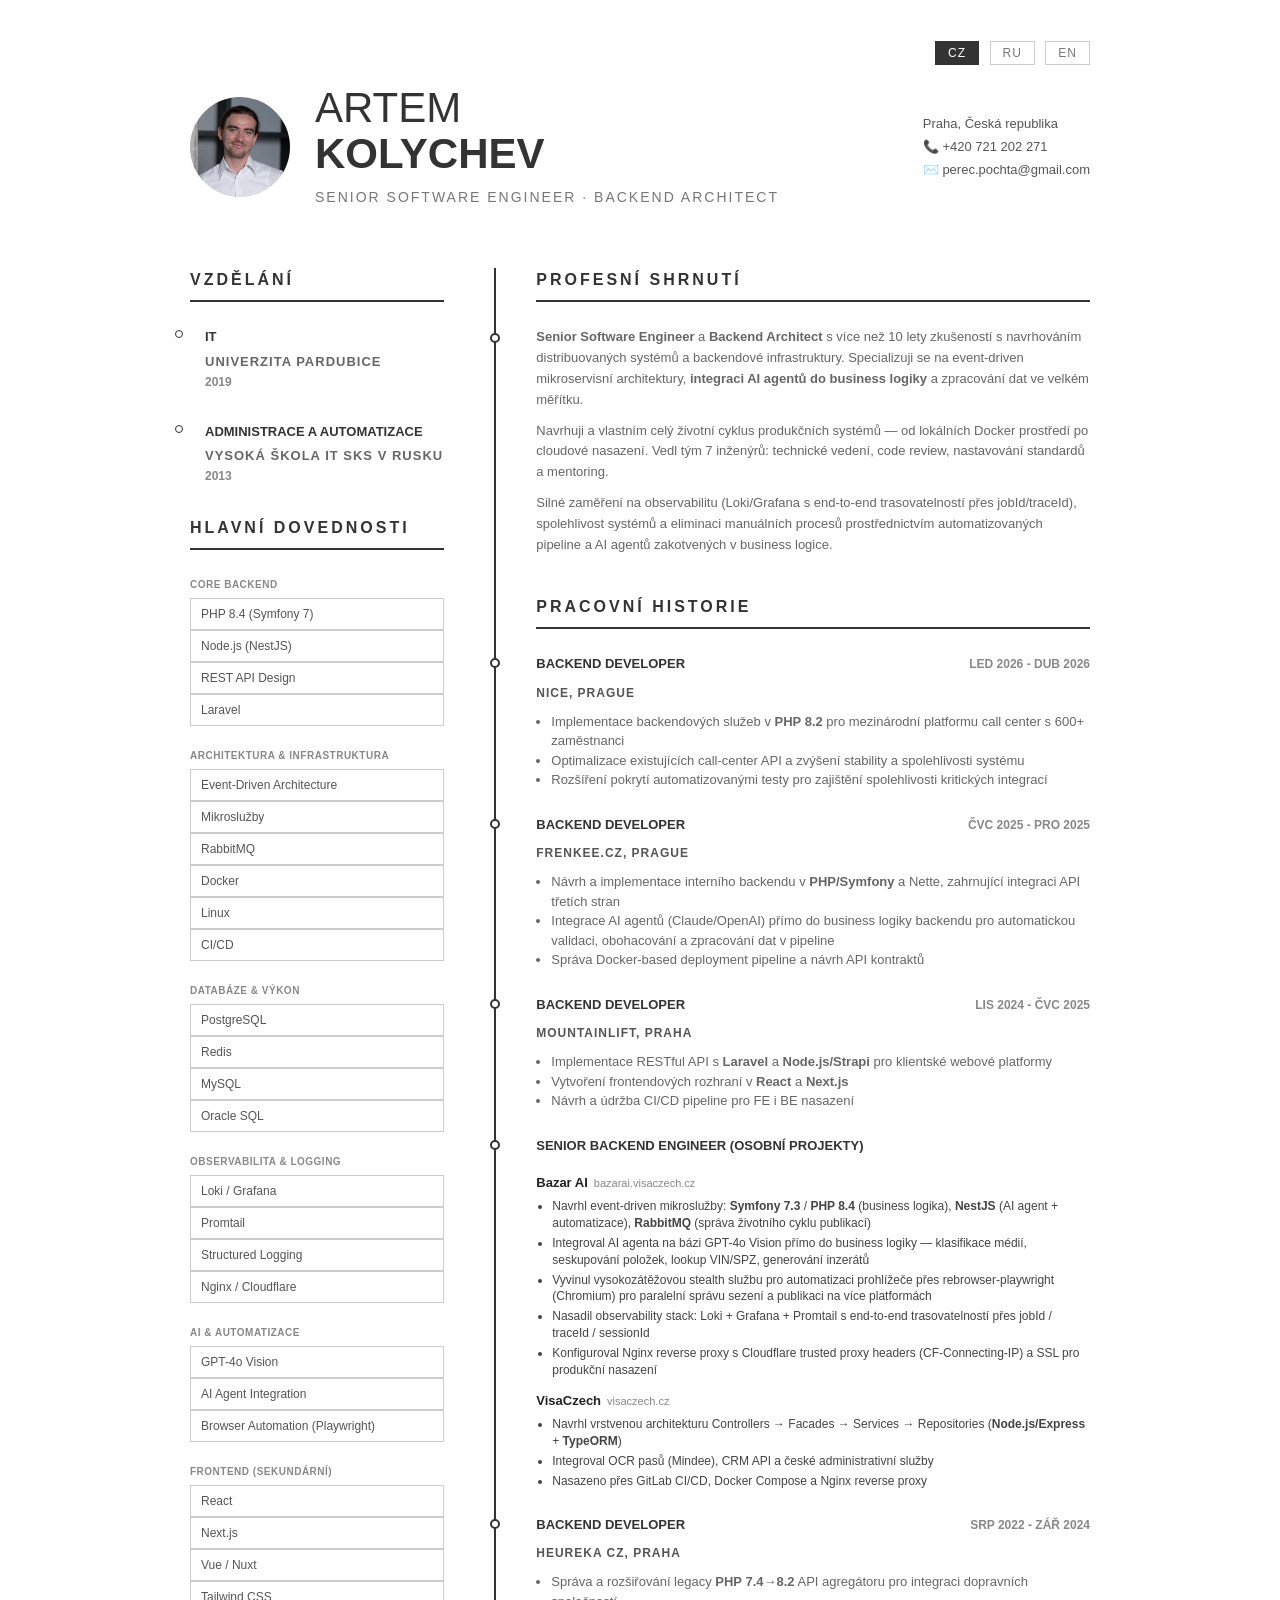
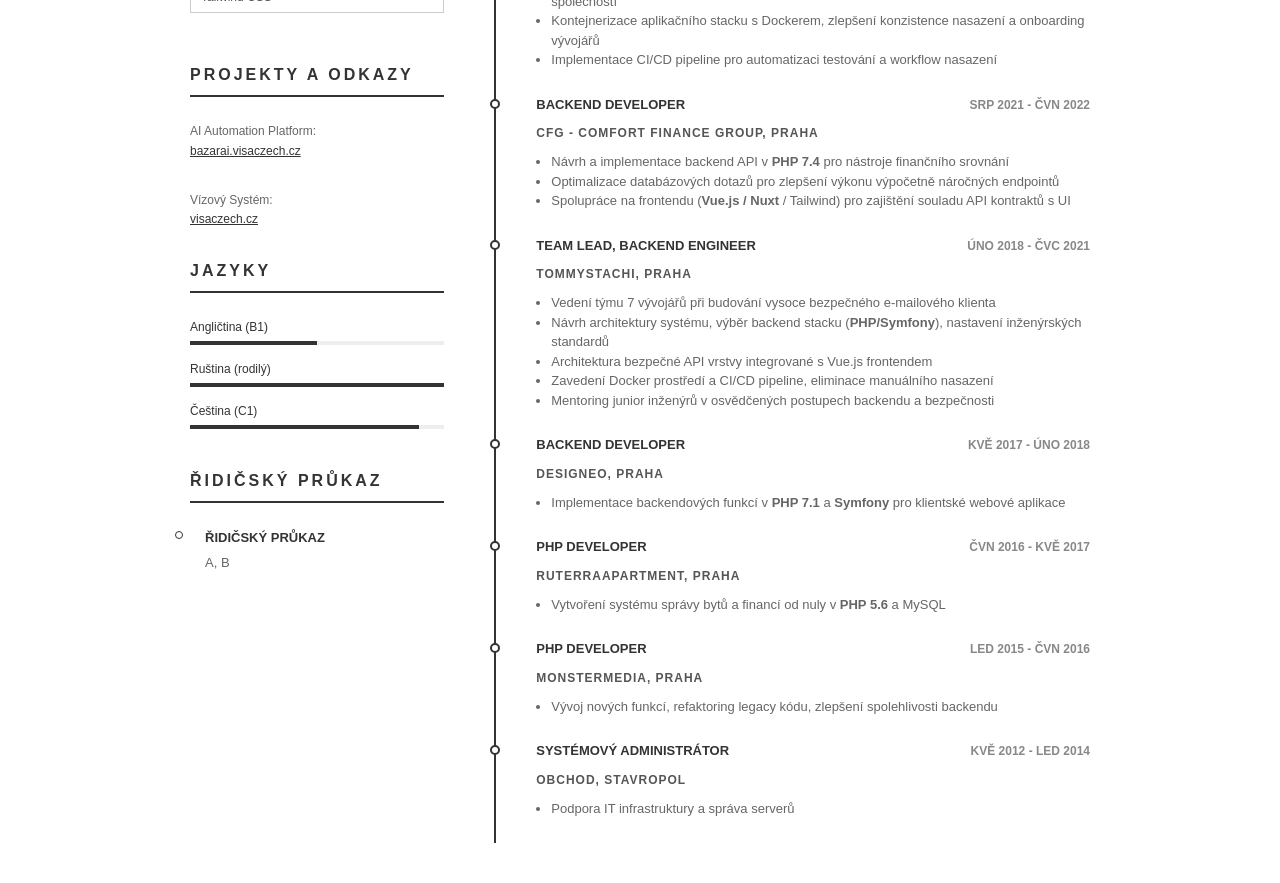
<file: index.html>
<!DOCTYPE html>
<html lang="cs">
<head>
    <meta charset="UTF-8">
    <meta name="viewport" content="width=device-width, initial-scale=1.0">
    <title>Artem Kolychev - Životopis</title>
    <link rel="stylesheet" href="styles.css">
</head>
<body>

<div class="resume">

    <!-- Language switcher -->
    <div class="lang-switcher">
        <button class="lang-btn" data-lang="cs">CZ</button>
        <button class="lang-btn" data-lang="ru">RU</button>
        <button class="lang-btn" data-lang="en">EN</button>
    </div>

    <!-- Header -->
    <div class="header">
        <div class="header-left">
            <div class="photo-placeholder">
                <img src="photo.png" alt="Artem Kolychev">
            </div>
            <div class="name-title">
                <h1>ARTEM<br><strong>KOLYCHEV</strong></h1>
                <p id="job-title"></p>
            </div>
        </div>
        <div class="contact-info">
            <span id="contact-location"></span>
            <span>📞 +420 721 202 271</span>
            <span>✉️ perec.pochta@gmail.com</span>
        </div>
    </div>

    <div class="content">

        <!-- Left column -->
        <div class="left-col">

            <h2 id="h-education"></h2>
            <div id="education-list"></div>

            <h2 id="h-skills"></h2>
            <div class="skills" id="skills-list"></div>

            <h2 id="h-links" class="mt-40"></h2>
            <div id="links-list"></div>

            <h2 id="h-languages"></h2>
            <div id="language-bars"></div>

            <h2 id="h-license" class="mt-40"></h2>
            <div class="section-item" style="padding-left:15px;">
                <div class="bullet-point"></div>
                <h3 id="license-label" style="margin-bottom:2px;"></h3>
                <span id="license-value" style="font-size:13px; color:#666;"></span>
            </div>

        </div>

        <!-- Right column -->
        <div class="right-col">

            <h2 id="h-summary"></h2>
            <div class="section-item">
                <div class="bullet-point" style="top:6px;"></div>
                <div id="summary-text"></div>
            </div>

            <h2 id="h-experience" class="mt-40"></h2>
            <div id="experience-list"></div>

        </div>
    </div>
</div>

<script src="data.js"></script>
<script src="app.js"></script>
</body>
</html>
</file>
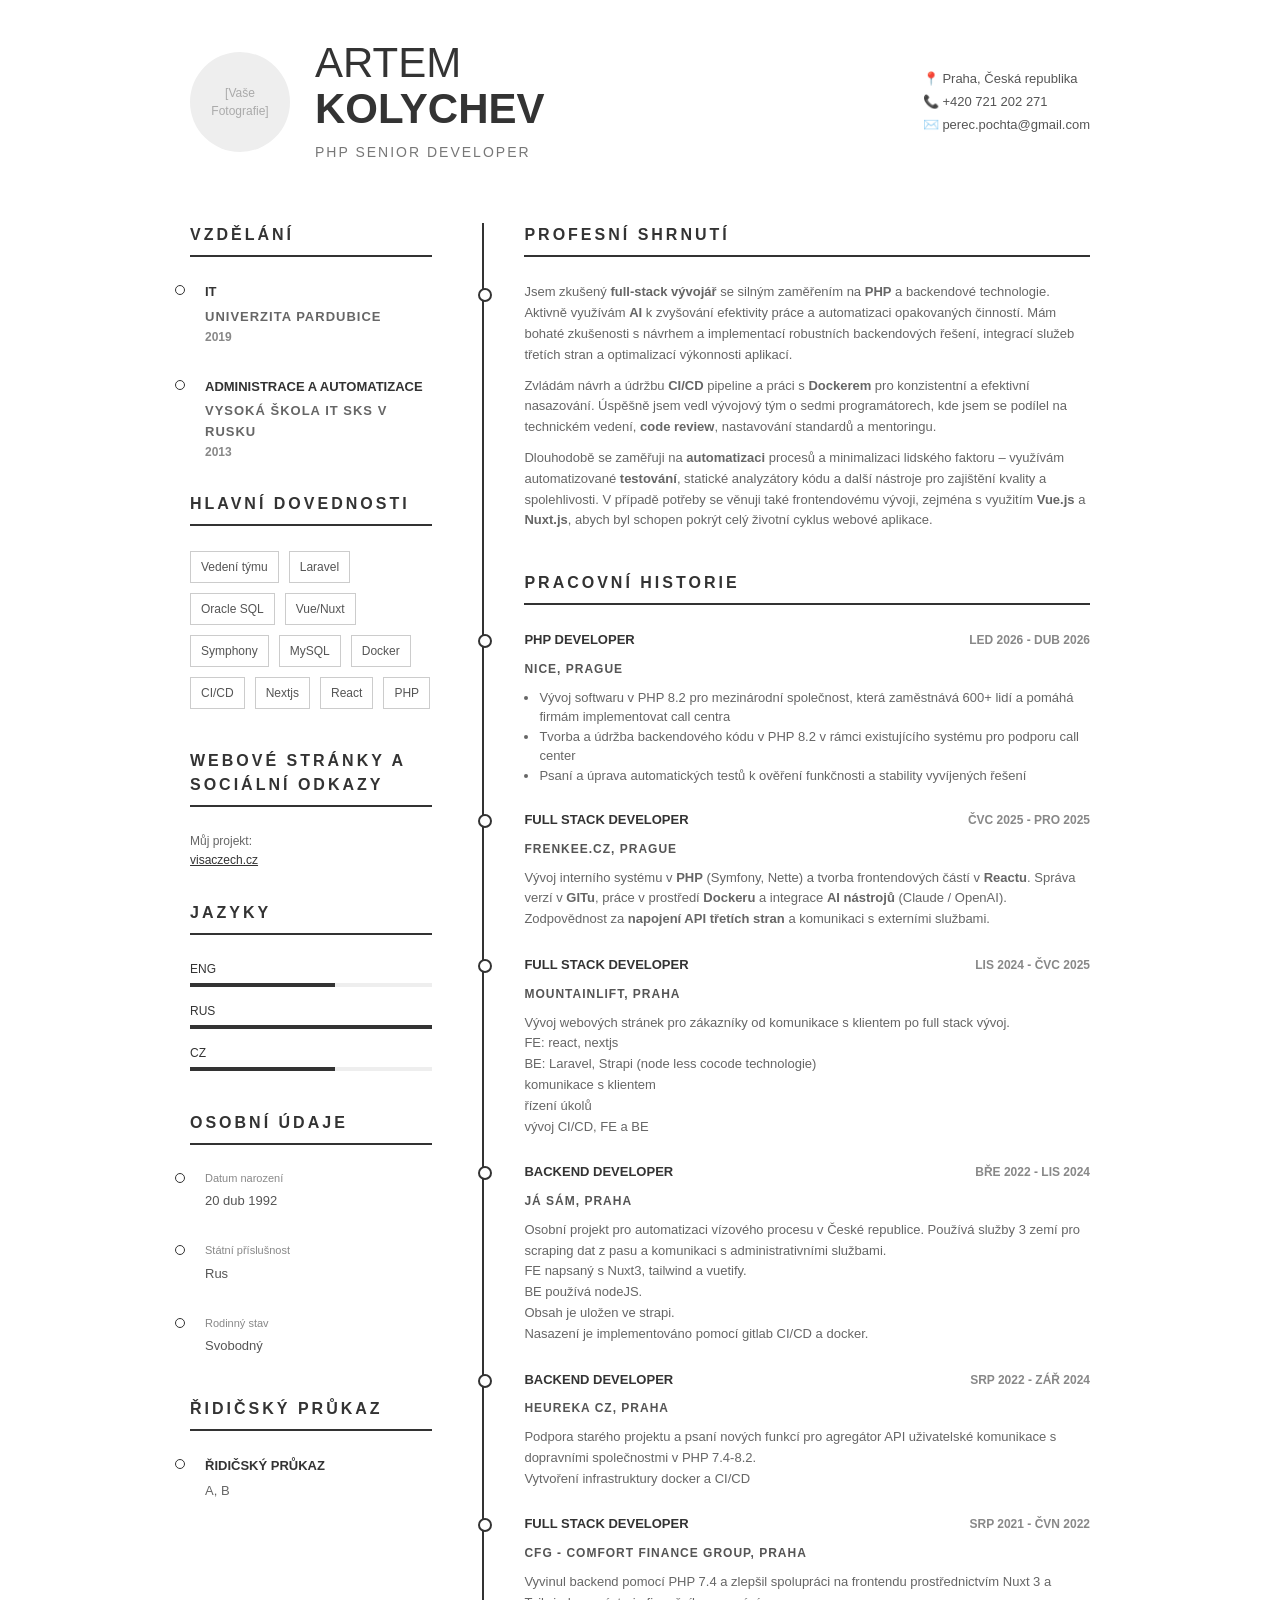
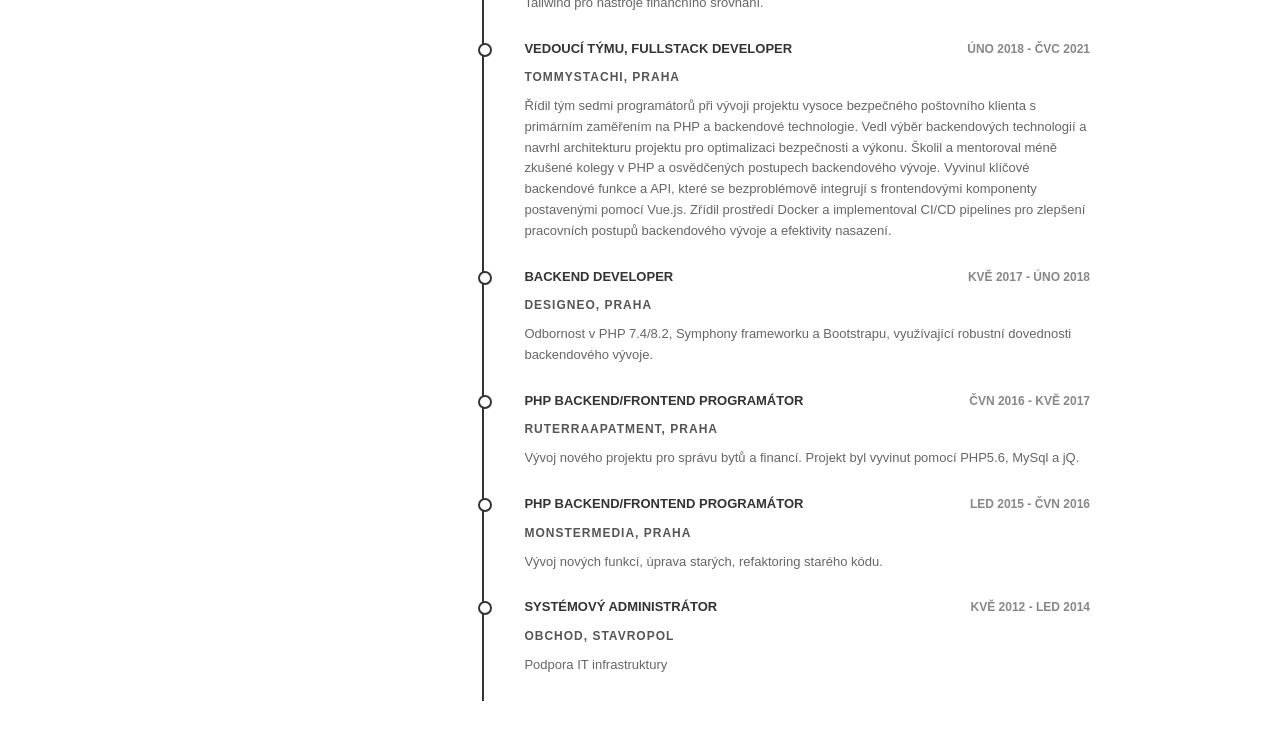
<file: KolychevArtemCZ.html>
<!DOCTYPE html>
<html lang="cs">
<head>
    <meta charset="UTF-8">
    <meta name="viewport" content="width=device-width, initial-scale=1.0">
    <title>Artem Kolychev - Životopis</title>
    <style>
        body {
            font-family: 'Segoe UI', Roboto, Helvetica, Arial, sans-serif;
            color: #333;
            line-height: 1.5;
            background: #fff;
            margin: 0;
            padding: 40px 20px;
        }
        .resume {
            max-width: 900px;
            margin: auto;
            background: #fff;
        }
        .header {
            display: flex;
            justify-content: space-between;
            align-items: center;
            padding-bottom: 30px;
            margin-bottom: 30px;
        }
        .header-left {
            display: flex;
            align-items: center;
            gap: 25px;
        }
        .photo-placeholder {
            width: 100px;
            height: 100px;
            border-radius: 50%;
            background-color: #eee;
            display: flex;
            align-items: center;
            justify-content: center;
            color: #aaa;
            font-size: 12px;
            text-align: center;
            overflow: hidden;
        }
        .name-title h1 {
            font-size: 42px;
            margin: 0;
            font-weight: 300;
            line-height: 1.1;
        }
        .name-title h1 strong {
            font-weight: 700;
        }
        .name-title p {
            font-size: 14px;
            color: #777;
            letter-spacing: 2px;
            margin: 10px 0 0;
            text-transform: uppercase;
        }
        .contact-info {
            text-align: left;
            font-size: 13px;
            color: #555;
            line-height: 1.8;
        }
        .contact-info span {
            display: flex;
            align-items: center;
            gap: 10px;
        }
        .content {
            display: flex;
            gap: 50px;
        }
        .left-col {
            width: 30%;
        }
        .right-col {
            width: 70%;
            border-left: 2px solid #333;
            padding-left: 40px;
        }
        h2 {
            font-size: 16px;
            letter-spacing: 3px;
            text-transform: uppercase;
            border-bottom: 2px solid #333;
            padding-bottom: 8px;
            margin-bottom: 25px;
            margin-top: 0;
        }
        .section-item {
            margin-bottom: 25px;
            position: relative;
        }
        .left-col .section-item {
            margin-bottom: 30px;
        }
        .section-item h3 {
            font-size: 13px;
            margin: 0 0 5px;
            text-transform: uppercase;
            font-weight: 700;
        }
        .section-item .date {
            font-size: 12px;
            color: #888;
            font-weight: 600;
            text-transform: uppercase;
        }
        .timeline-header {
            display: flex;
            justify-content: space-between;
            align-items: baseline;
            margin-bottom: 5px;
        }
        .company {
            font-size: 12px;
            font-weight: 600;
            color: #555;
            text-transform: uppercase;
            letter-spacing: 1px;
            margin-bottom: 10px;
        }
        .section-item p {
            font-size: 13px;
            margin: 0;
            color: #666;
            line-height: 1.6;
        }
        .section-item ul {
            padding-left: 15px;
            margin-top: 5px;
            margin-bottom: 0;
            font-size: 13px;
            color: #666;
        }
        .skills {
            display: flex;
            flex-wrap: wrap;
            gap: 10px;
        }
        .skill-tag {
            border: 1px solid #ccc;
            padding: 6px 10px;
            font-size: 12px;
            color: #555;
        }
        .language-bar {
            margin-bottom: 15px;
        }
        .language-name {
            font-size: 12px;
            margin-bottom: 5px;
            text-transform: uppercase;
        }
        .bar-bg {
            height: 4px;
            background-color: #eee;
            width: 100%;
        }
        .bar-fill {
            height: 100%;
            background-color: #333;
        }
        .personal-detail {
            margin-bottom: 15px;
        }
        .personal-detail label {
            display: block;
            font-size: 11px;
            color: #888;
            margin-bottom: 2px;
        }
        .personal-detail span {
            font-size: 13px;
            color: #555;
        }
        .bullet-point {
            position: absolute;
            left: -46px;
            top: 4px;
            width: 10px;
            height: 10px;
            border-radius: 50%;
            border: 2px solid #333;
            background: #fff;
        }
        .left-col .bullet-point {
            left: -15px;
            border-width: 1px;
            width: 8px;
            height: 8px;
            top: 3px;
        }
    </style>
</head>
<body>

<div class="resume">
    <div class="header">
        <div class="header-left">
            <div class="photo-placeholder">
                [Vaše<br>Fotografie]
            </div>
            <div class="name-title">
                <h1>ARTEM<br><strong>KOLYCHEV</strong></h1>
                <p>PHP Senior Developer</p>
            </div>
        </div>
        <div class="contact-info">
            <span>📍 Praha, Česká republika</span>
            <span>📞 +420 721 202 271</span>
            <span>✉️ perec.pochta@gmail.com</span>
        </div>
    </div>

    <div class="content">
        <div class="left-col">
            <h2>Vzdělání</h2>
            <div class="section-item" style="padding-left: 15px;">
                <div class="bullet-point"></div>
                <h3>IT</h3>
                <p class="company">UNIVERZITA PARDUBICE</p>
                <p class="date">2019</p>
            </div>
            <div class="section-item" style="padding-left: 15px;">
                <div class="bullet-point"></div>
                <h3>ADMINISTRACE A AUTOMATIZACE</h3>
                <p class="company">VYSOKÁ ŠKOLA IT SKS V RUSKU</p>
                <p class="date">2013</p>
            </div>

            <h2>Hlavní Dovednosti</h2>
            <div class="skills">
                <div class="skill-tag">Vedení týmu</div>
                <div class="skill-tag">Laravel</div>
                <div class="skill-tag">Oracle SQL</div>
                <div class="skill-tag">Vue/Nuxt</div>
                <div class="skill-tag">Symphony</div>
                <div class="skill-tag">MySQL</div>
                <div class="skill-tag">Docker</div>
                <div class="skill-tag">CI/CD</div>
                <div class="skill-tag">Nextjs</div>
                <div class="skill-tag">React</div>
                <div class="skill-tag">PHP</div>
            </div>

            <h2 style="margin-top: 40px;">Webové Stránky a Sociální Odkazy</h2>
            <div class="section-item">
                <p style="font-size: 12px;">Můj projekt:<br><a href="http://visaczech.cz" style="color:#333;">visaczech.cz</a></p>
            </div>

            <h2>Jazyky</h2>
            <div class="language-bar">
                <div class="language-name">ENG</div>
                <div class="bar-bg"><div class="bar-fill" style="width: 60%;"></div></div>
            </div>
            <div class="language-bar">
                <div class="language-name">RUS</div>
                <div class="bar-bg"><div class="bar-fill" style="width: 100%;"></div></div>
            </div>
            <div class="language-bar">
                <div class="language-name">CZ</div>
                <div class="bar-bg"><div class="bar-fill" style="width: 60%;"></div></div>
            </div>

            <h2 style="margin-top: 40px;">Osobní Údaje</h2>
            <div class="section-item" style="padding-left: 15px;">
                <div class="bullet-point"></div>
                <div class="personal-detail">
                    <label>Datum narození</label>
                    <span>20 dub 1992</span>
                </div>
            </div>
            <div class="section-item" style="padding-left: 15px;">
                <div class="bullet-point"></div>
                <div class="personal-detail">
                    <label>Státní příslušnost</label>
                    <span>Rus</span>
                </div>
            </div>
            <div class="section-item" style="padding-left: 15px;">
                <div class="bullet-point"></div>
                <div class="personal-detail">
                    <label>Rodinný stav</label>
                    <span>Svobodný</span>
                </div>
            </div>

            <h2 style="margin-top: 40px;">Řidičský Průkaz</h2>
            <div class="section-item" style="padding-left: 15px;">
                <div class="bullet-point"></div>
                <h3 style="margin-bottom: 2px;">ŘIDIČSKÝ PRŮKAZ</h3>
                <span style="font-size: 13px; color: #666;">A, B</span>
            </div>
        </div>

        <div class="right-col">
            <h2>Profesní Shrnutí</h2>
            <div class="section-item">
                <div class="bullet-point" style="top: 6px;"></div>
                <p style="margin-bottom: 10px;">Jsem zkušený <strong>full-stack vývojář</strong> se silným zaměřením na <strong>PHP</strong> a backendové technologie. Aktivně využívám <strong>AI</strong> k zvyšování efektivity práce a automatizaci opakovaných činností. Mám bohaté zkušenosti s návrhem a implementací robustních backendových řešení, integrací služeb třetích stran a optimalizací výkonnosti aplikací.</p>
                <p style="margin-bottom: 10px;">Zvládám návrh a údržbu <strong>CI/CD</strong> pipeline a práci s <strong>Dockerem</strong> pro konzistentní a efektivní nasazování. Úspěšně jsem vedl vývojový tým o sedmi programátorech, kde jsem se podílel na technickém vedení, <strong>code review</strong>, nastavování standardů a mentoringu.</p>
                <p>Dlouhodobě se zaměřuji na <strong>automatizaci</strong> procesů a minimalizaci lidského faktoru – využívám automatizované <strong>testování</strong>, statické analyzátory kódu a další nástroje pro zajištění kvality a spolehlivosti. V případě potřeby se věnuji také frontendovému vývoji, zejména s využitím <strong>Vue.js</strong> a <strong>Nuxt.js</strong>, abych byl schopen pokrýt celý životní cyklus webové aplikace.</p>
            </div>

            <h2 style="margin-top: 40px;">Pracovní Historie</h2>


            <div class="section-item">
                <div class="bullet-point"></div>
                <div class="timeline-header">
                    <h3>PHP DEVELOPER</h3>
                    <span class="date">LED 2026 - DUB 2026</span>
                </div>
                <div class="company">NICE, PRAGUE</div>
                <ul>
                    <li>Vývoj softwaru v PHP 8.2 pro mezinárodní společnost, která zaměstnává 600+ lidí a pomáhá firmám implementovat call centra</li>
                    <li>Tvorba a údržba backendového kódu v PHP 8.2 v rámci existujícího systému pro podporu call center</li>
                    <li>Psaní a úprava automatických testů k ověření funkčnosti a stability vyvíjených řešení</li>
                </ul>
            </div>

            <div class="section-item">
                <div class="bullet-point"></div>
                <div class="timeline-header">
                    <h3>FULL STACK DEVELOPER</h3>
                    <span class="date">ČVC 2025 - PRO 2025</span>
                </div>
                <div class="company">FRENKEE.CZ, PRAGUE</div>
                <p>Vývoj interního systému v <strong>PHP</strong> (Symfony, Nette) a tvorba frontendových částí v <strong>Reactu</strong>. Správa verzí v <strong>GITu</strong>, práce v prostředí <strong>Dockeru</strong> a integrace <strong>AI nástrojů</strong> (Claude / OpenAI). Zodpovědnost za <strong>napojení API třetích stran</strong> a komunikaci s externími službami.</p>
            </div>

            <div class="section-item">
                <div class="bullet-point"></div>
                <div class="timeline-header">
                    <h3>FULL STACK DEVELOPER</h3>
                    <span class="date">LIS 2024 - ČVC 2025</span>
                </div>
                <div class="company">MOUNTAINLIFT, PRAHA</div>
                <p>Vývoj webových stránek pro zákazníky od komunikace s klientem po full stack vývoj.<br>
                    FE: react, nextjs<br>
                    BE: Laravel, Strapi (node less cocode technologie)<br>
                    komunikace s klientem<br>
                    řízení úkolů<br>
                    vývoj CI/CD, FE a BE</p>
            </div>

            <div class="section-item">
                <div class="bullet-point"></div>
                <div class="timeline-header">
                    <h3>BACKEND DEVELOPER</h3>
                    <span class="date">BŘE 2022 - LIS 2024</span>
                </div>
                <div class="company">JÁ SÁM, PRAHA</div>
                <p>Osobní projekt pro automatizaci vízového procesu v České republice. Používá služby 3 zemí pro scraping dat z pasu a komunikaci s administrativními službami.<br>
                    FE napsaný s Nuxt3, tailwind a vuetify.<br>
                    BE používá nodeJS.<br>
                    Obsah je uložen ve strapi.<br>
                    Nasazení je implementováno pomocí gitlab CI/CD a docker.</p>
            </div>

            <div class="section-item">
                <div class="bullet-point"></div>
                <div class="timeline-header">
                    <h3>BACKEND DEVELOPER</h3>
                    <span class="date">SRP 2022 - ZÁŘ 2024</span>
                </div>
                <div class="company">HEUREKA CZ, PRAHA</div>
                <p>Podpora starého projektu a psaní nových funkcí pro agregátor API uživatelské komunikace s dopravními společnostmi v PHP 7.4-8.2.<br>
                    Vytvoření infrastruktury docker a CI/CD</p>
            </div>

            <div class="section-item">
                <div class="bullet-point"></div>
                <div class="timeline-header">
                    <h3>FULL STACK DEVELOPER</h3>
                    <span class="date">SRP 2021 - ČVN 2022</span>
                </div>
                <div class="company">CFG - COMFORT FINANCE GROUP, PRAHA</div>
                <p>Vyvinul backend pomocí PHP 7.4 a zlepšil spolupráci na frontendu prostřednictvím Nuxt 3 a Tailwind pro nástroje finančního srovnání.</p>
            </div>

            <div class="section-item">
                <div class="bullet-point"></div>
                <div class="timeline-header">
                    <h3>VEDOUCÍ TÝMU, FULLSTACK DEVELOPER</h3>
                    <span class="date">ÚNO 2018 - ČVC 2021</span>
                </div>
                <div class="company">TOMMYSTACHI, PRAHA</div>
                <p>Řídil tým sedmi programátorů při vývoji projektu vysoce bezpečného poštovního klienta s primárním zaměřením na PHP a backendové technologie. Vedl výběr backendových technologií a navrhl architekturu projektu pro optimalizaci bezpečnosti a výkonu. Školil a mentoroval méně zkušené kolegy v PHP a osvědčených postupech backendového vývoje. Vyvinul klíčové backendové funkce a API, které se bezproblémově integrují s frontendovými komponenty postavenými pomocí Vue.js. Zřídil prostředí Docker a implementoval CI/CD pipelines pro zlepšení pracovních postupů backendového vývoje a efektivity nasazení.</p>
            </div>

            <div class="section-item">
                <div class="bullet-point"></div>
                <div class="timeline-header">
                    <h3>BACKEND DEVELOPER</h3>
                    <span class="date">KVĚ 2017 - ÚNO 2018</span>
                </div>
                <div class="company">DESIGNEO, PRAHA</div>
                <p>Odbornost v PHP 7.4/8.2, Symphony frameworku a Bootstrapu, využívající robustní dovednosti backendového vývoje.</p>
            </div>

            <div class="section-item">
                <div class="bullet-point"></div>
                <div class="timeline-header">
                    <h3>PHP BACKEND/FRONTEND PROGRAMÁTOR</h3>
                    <span class="date">ČVN 2016 - KVĚ 2017</span>
                </div>
                <div class="company">RUTERRAAPATMENT, PRAHA</div>
                <p>Vývoj nového projektu pro správu bytů a financí. Projekt byl vyvinut pomocí PHP5.6, MySql a jQ.</p>
            </div>

            <div class="section-item">
                <div class="bullet-point"></div>
                <div class="timeline-header">
                    <h3>PHP BACKEND/FRONTEND PROGRAMÁTOR</h3>
                    <span class="date">LED 2015 - ČVN 2016</span>
                </div>
                <div class="company">MONSTERMEDIA, PRAHA</div>
                <p>Vývoj nových funkcí, úprava starých, refaktoring starého kódu.</p>
            </div>

            <div class="section-item">
                <div class="bullet-point"></div>
                <div class="timeline-header">
                    <h3>SYSTÉMOVÝ ADMINISTRÁTOR</h3>
                    <span class="date">KVĚ 2012 - LED 2014</span>
                </div>
                <div class="company">OBCHOD, STAVROPOL</div>
                <p>Podpora IT infrastruktury</p>
            </div>

        </div>
    </div>
</div>

</body>
</html>
</file>
<file: styles.css>
*, *::before, *::after {
    box-sizing: border-box;
}

body {
    font-family: 'Segoe UI', Roboto, Helvetica, Arial, sans-serif;
    color: #333;
    line-height: 1.5;
    background: #fff;
    margin: 0;
    padding: 40px 20px;
}

.resume {
    max-width: 900px;
    margin: auto;
    background: #fff;
}

/* Language switcher */
.lang-switcher {
    text-align: right;
    margin-bottom: 20px;
}

.lang-btn {
    background: none;
    border: 1px solid #ccc;
    padding: 4px 12px;
    font-size: 12px;
    letter-spacing: 1px;
    text-transform: uppercase;
    cursor: pointer;
    color: #777;
    margin-left: 6px;
    transition: all 0.2s;
}

.lang-btn:hover {
    border-color: #333;
    color: #333;
}

.lang-btn.active {
    background: #333;
    border-color: #333;
    color: #fff;
}

/* Header */
.header {
    display: flex;
    justify-content: space-between;
    align-items: center;
    padding-bottom: 30px;
    margin-bottom: 30px;
}

.header-left {
    display: flex;
    align-items: center;
    gap: 25px;
}

.photo-placeholder {
    width: 100px;
    height: 100px;
    border-radius: 50%;
    background-color: #eee;
    display: flex;
    align-items: center;
    justify-content: center;
    color: #aaa;
    font-size: 12px;
    text-align: center;
    overflow: hidden;
    flex-shrink: 0;
}

.photo-placeholder img {
    height: 100%;
    object-fit: cover;
    display: block;
    transform: scale(2.8);
    margin-top: 125px;
}

.name-title h1 {
    font-size: 42px;
    margin: 0;
    font-weight: 300;
    line-height: 1.1;
}

.name-title h1 strong {
    font-weight: 700;
}

.name-title p {
    font-size: 14px;
    color: #777;
    letter-spacing: 2px;
    margin: 10px 0 0;
    text-transform: uppercase;
}

.contact-info {
    text-align: left;
    font-size: 13px;
    color: #555;
    line-height: 1.8;
}

.contact-info span {
    display: flex;
    align-items: center;
    gap: 10px;
}

/* Layout */
.content {
    display: flex;
    gap: 50px;
}

.left-col {
    width: 30%;
}

.right-col {
    width: 70%;
    border-left: 2px solid #333;
    padding-left: 40px;
}

/* Section headings */
h2 {
    font-size: 16px;
    letter-spacing: 3px;
    text-transform: uppercase;
    border-bottom: 2px solid #333;
    padding-bottom: 8px;
    margin-bottom: 25px;
    margin-top: 0;
}

/* Section items */
.section-item {
    margin-bottom: 25px;
    position: relative;
}

.left-col .section-item {
    margin-bottom: 30px;
}

.section-item h3 {
    font-size: 13px;
    margin: 0 0 5px;
    text-transform: uppercase;
    font-weight: 700;
}

.section-item .date {
    font-size: 12px;
    color: #888;
    font-weight: 600;
    text-transform: uppercase;
}

.timeline-header {
    display: flex;
    justify-content: space-between;
    align-items: baseline;
    margin-bottom: 5px;
}

.company {
    font-size: 12px;
    font-weight: 600;
    color: #555;
    text-transform: uppercase;
    letter-spacing: 1px;
    margin-bottom: 10px;
}

.section-item p {
    font-size: 13px;
    margin: 0;
    color: #666;
    line-height: 1.6;
}

.section-item ul {
    padding-left: 15px;
    margin-top: 5px;
    margin-bottom: 0;
    font-size: 13px;
    color: #666;
}

/* Skills */
.skills {
    display: flex;
    flex-wrap: wrap;
    gap: 10px;
}

.skill-tag {
    border: 1px solid #ccc;
    padding: 6px 10px;
    font-size: 12px;
    color: #555;
}

.skill-group {
    width: 100%;
    margin-bottom: 10px;
}

.skill-category {
    font-size: 10px;
    font-weight: 700;
    text-transform: uppercase;
    letter-spacing: 0.5px;
    color: #888;
    margin-bottom: 6px;
    margin-top: 2px;
}

/* Language bars */
.language-bar {
    margin-bottom: 15px;
}

.language-name {
    font-size: 12px;
    margin-bottom: 5px;
    text-transform: none;
    letter-spacing: 0;
}

.bar-bg {
    height: 4px;
    background-color: #eee;
    width: 100%;
}

.bar-fill {
    height: 100%;
    background-color: #333;
}

/* Personal details */
.personal-detail {
    margin-bottom: 15px;
}

.personal-detail label {
    display: block;
    font-size: 11px;
    color: #888;
    margin-bottom: 2px;
}

.personal-detail span {
    font-size: 13px;
    color: #555;
}

/* Timeline bullet points */
.bullet-point {
    position: absolute;
    left: -46px;
    top: 4px;
    width: 10px;
    height: 10px;
    border-radius: 50%;
    border: 2px solid #333;
    background: #fff;
}

.left-col .bullet-point {
    left: -15px;
    border-width: 1px;
    width: 8px;
    height: 8px;
    top: 3px;
}

/* Spacing helpers */
.mt-40 {
    margin-top: 40px;
}

/* ─── Tablet (≤ 768px) ─────────────────────────────────────────── */
@media (max-width: 768px) {
    body {
        padding: 24px 16px;
    }

    .header {
        flex-direction: column;
        align-items: flex-start;
        gap: 20px;
        padding-bottom: 24px;
        margin-bottom: 24px;
    }

    .content {
        flex-direction: column;
        gap: 0;
    }

    .left-col {
        width: 100%;
    }

    .right-col {
        width: 100%;
        border-left: none;
        border-top: 2px solid #333;
        padding-left: 0;
        padding-top: 32px;
        margin-top: 8px;
    }

    /* Bullets in right col rely on left border — hide on mobile */
    .right-col .bullet-point {
        display: none;
    }

    /* Give back horizontal padding that bullet was eating */
    .right-col .section-item {
        padding-left: 0;
    }

    .timeline-header {
        flex-direction: column;
        align-items: flex-start;
        gap: 2px;
    }
}

/* ─── Print ─────────────────────────────────────────────────────── */
@media print {
    body {
        padding: 0;
        margin: 0;
        background: #fff;
        -webkit-print-color-adjust: exact;
        print-color-adjust: exact;
    }

    .resume {
        max-width: 100%;
        width: 100%;
    }

    /* Hide language switcher on print */
    .lang-switcher {
        display: none;
    }

    /* Force desktop two-column layout */
    .header {
        flex-direction: row;
        align-items: flex-start;
        gap: 20px;
    }

    .content {
        flex-direction: row;
        gap: 40px;
    }

    .left-col {
        width: 30%;
    }

    .right-col {
        width: 70%;
        border-left: 2px solid #333;
        border-top: none;
        padding-left: 32px;
        padding-top: 0;
        margin-top: 0;
    }

    .right-col .bullet-point {
        display: block;
    }

    .right-col .section-item {
        padding-left: 20px;
    }

    .timeline-header {
        flex-direction: row;
        align-items: baseline;
    }

    /* Avoid breaking sections across pages */
    .section-item {
        page-break-inside: avoid;
        break-inside: avoid;
    }

    h2 {
        page-break-after: avoid;
        break-after: avoid;
    }
}

/* ─── Mobile (≤ 480px) ─────────────────────────────────────────── */
@media (max-width: 480px) {
    body {
        padding: 16px 14px;
    }

    .lang-btn {
        padding: 6px 12px;
        font-size: 13px;
    }

    .header-left {
        gap: 16px;
    }

    .photo-placeholder {
        width: 80px;
        height: 80px;
    }

    .name-title h1 {
        font-size: 28px;
    }

    .name-title p {
        font-size: 12px;
        letter-spacing: 1px;
    }

    .contact-info {
        font-size: 13px;
    }

    h2 {
        font-size: 13px;
        letter-spacing: 2px;
    }

    .section-item h3 {
        font-size: 12px;
    }

    .section-item p,
    .section-item ul {
        font-size: 13px;
    }

    .skill-tag {
        font-size: 12px;
        padding: 5px 9px;
    }
}

.project-block { margin-bottom: 10px; }
.project-block:last-child { margin-bottom: 0; }
.project-title { font-weight: 700; font-size: 13px; color: #222; }
.project-url { font-size: 11px; color: #888; margin-left: 6px; font-weight: 400; }
.project-block ul { margin: 4px 0 0 16px; padding: 0; }
.project-block ul li { font-size: 12px; color: #444; margin-bottom: 3px; line-height: 1.4; }
</file>
